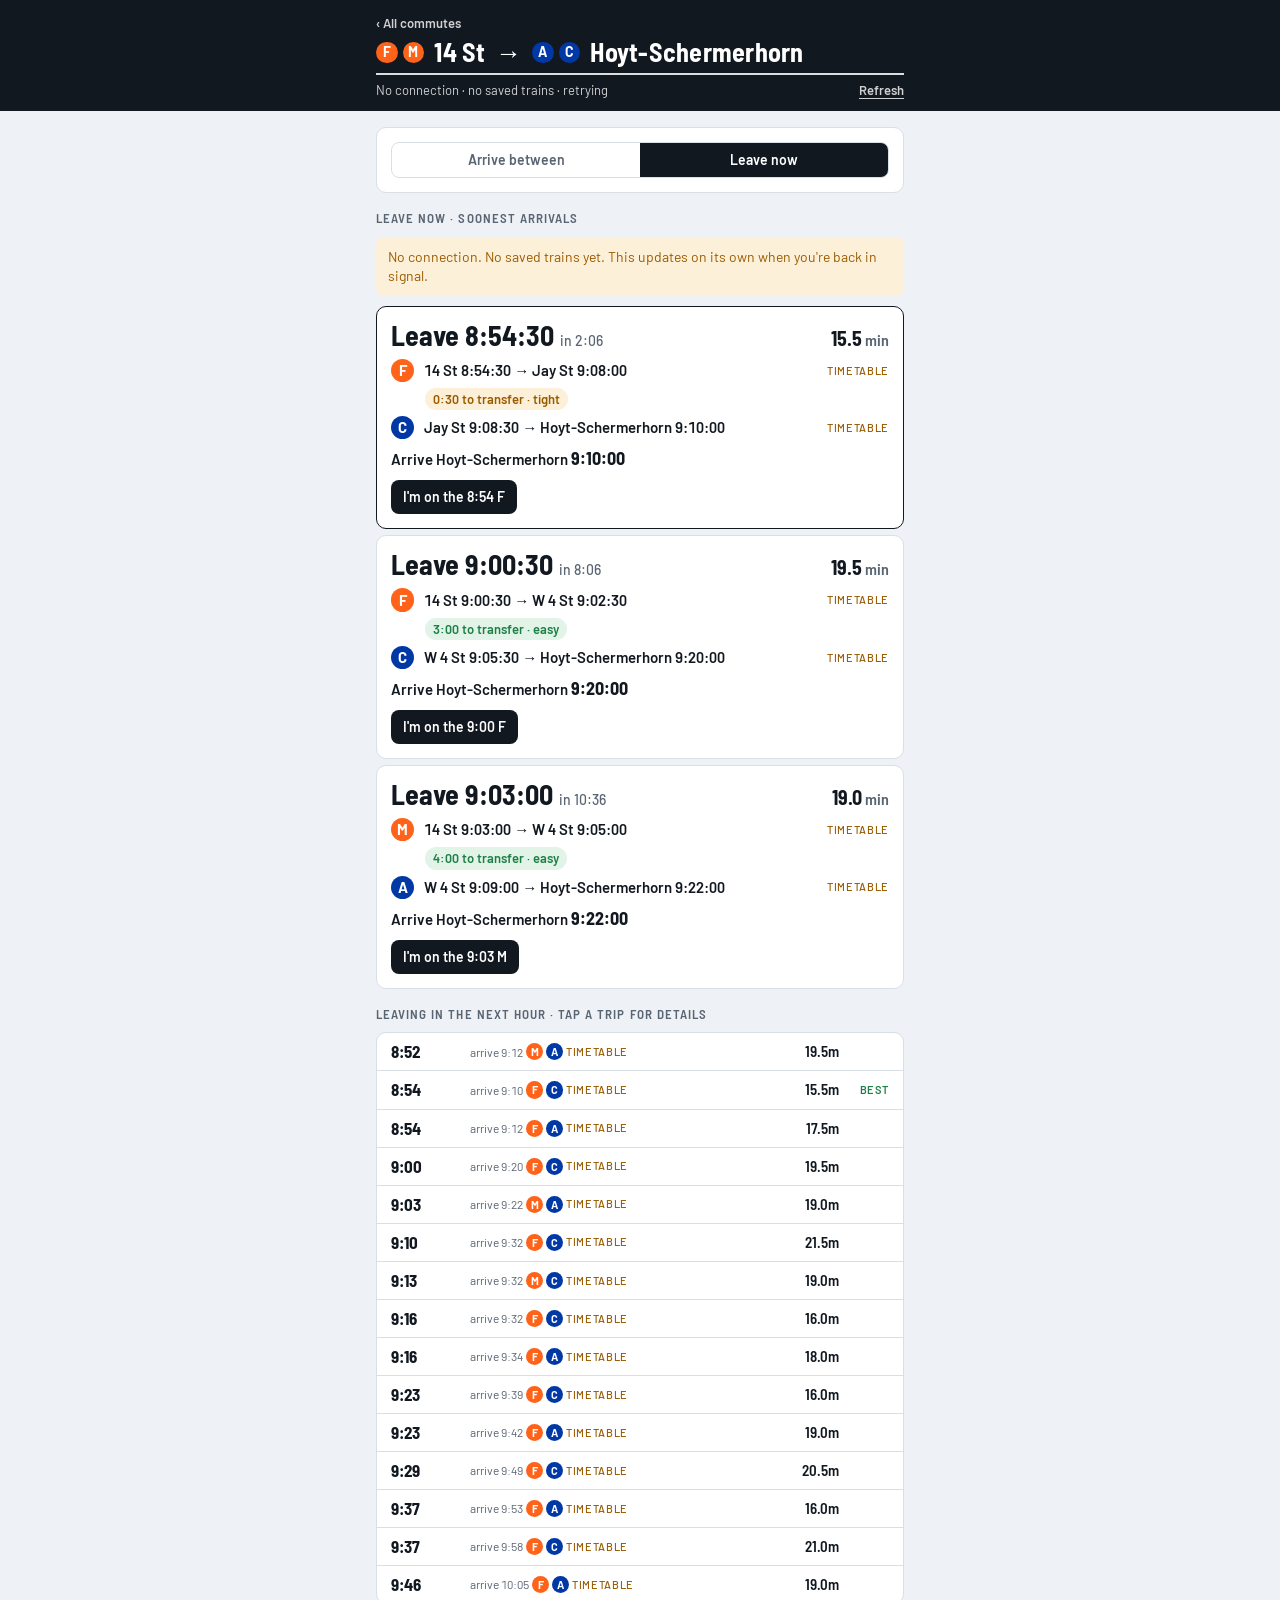
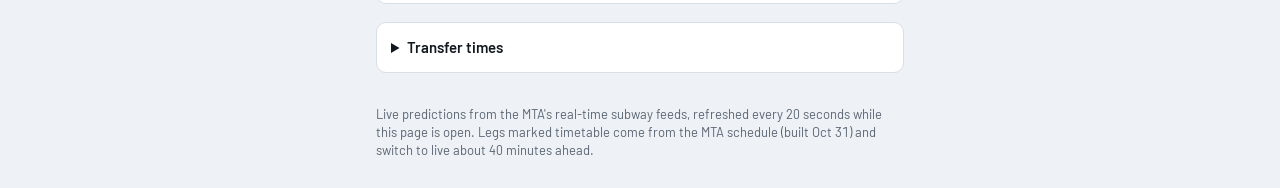
<file: 14st-to-hoyt.html>
<!doctype html>
<html lang="en">
<head>
<meta charset="utf-8">
<meta name="viewport" content="width=device-width, initial-scale=1, viewport-fit=cover">
<meta name="robots" content="noindex">
<title>14 St to Hoyt</title>
<link rel="icon" href="data:,">
<link rel="preconnect" href="https://fonts.googleapis.com">
<link rel="preconnect" href="https://fonts.gstatic.com" crossorigin>
<link rel="stylesheet" href="https://fonts.googleapis.com/css2?family=Barlow+Semi+Condensed:wght@500;600;700&family=Barlow:wght@400;500;600&display=swap">
<link rel="stylesheet" href="style.css">
</head>
<body>
<script>window.COMMUTE_ID = "14st-to-hoyt";</script>
<script src="routes.js"></script>
<script src="planner.js"></script>
<script src="app.js"></script>
</body>
</html>
</file>
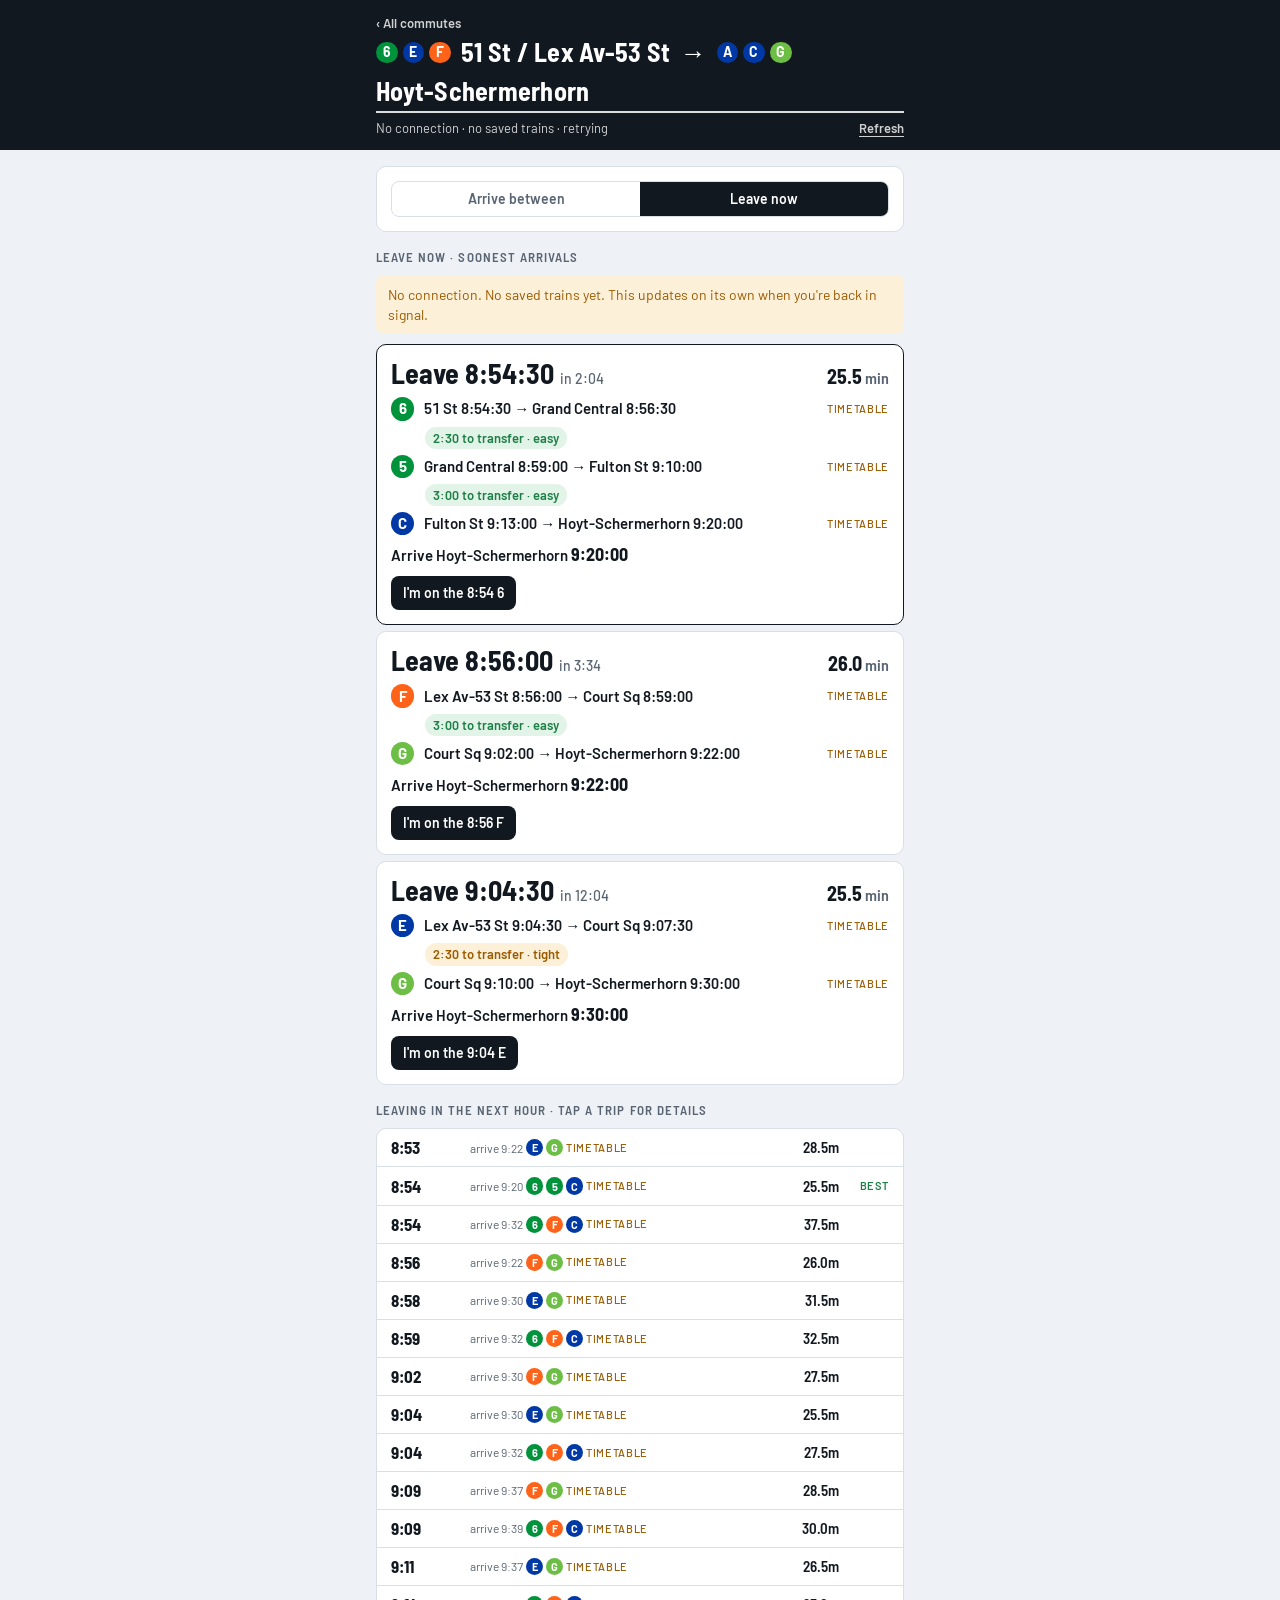
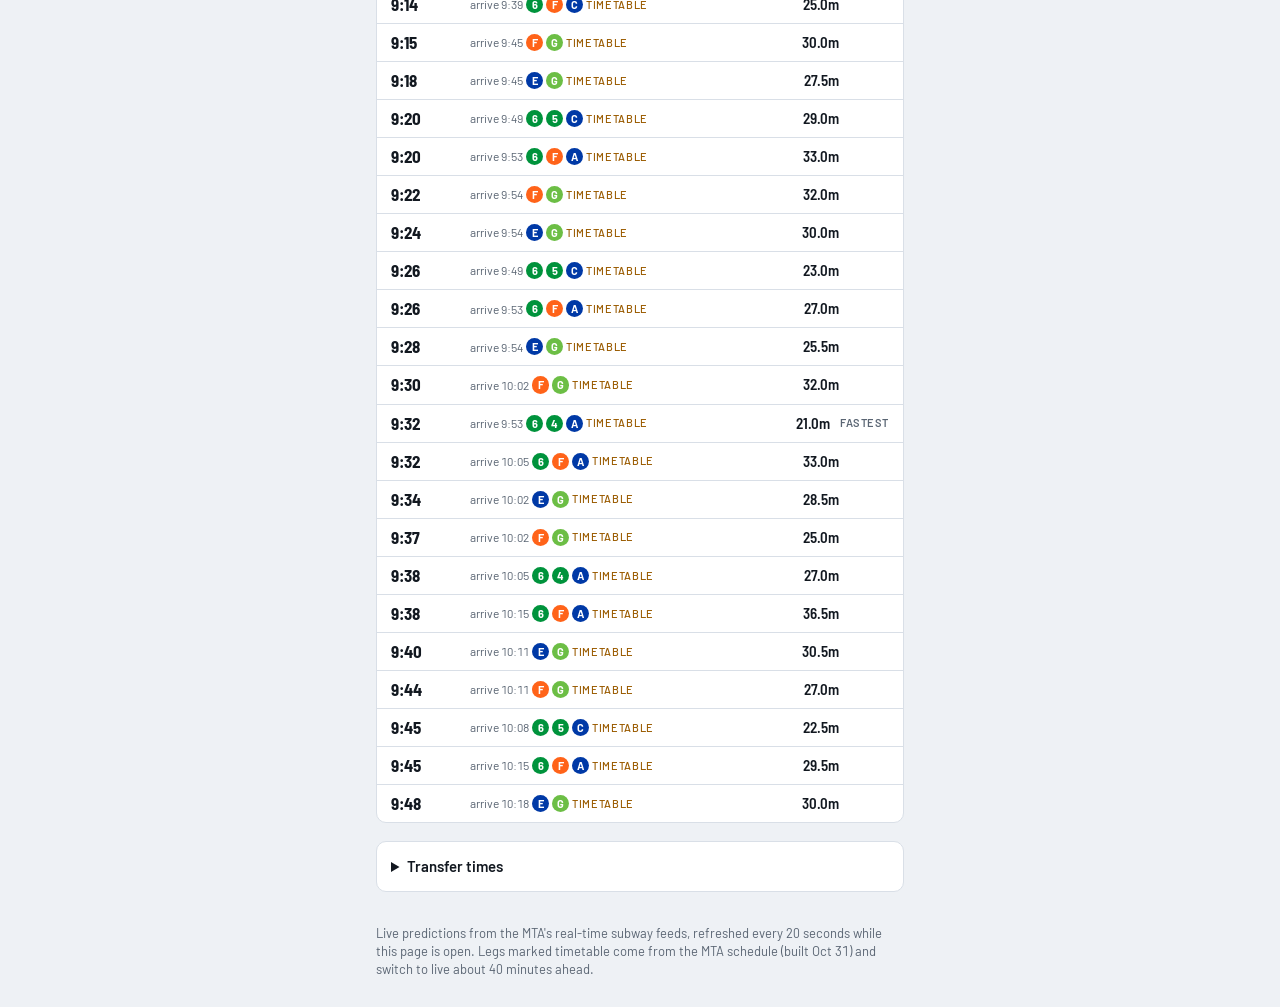
<file: 51st-lex-to-hoyt.html>
<!doctype html>
<html lang="en">
<head>
<meta charset="utf-8">
<meta name="viewport" content="width=device-width, initial-scale=1, viewport-fit=cover">
<meta name="robots" content="noindex">
<title>51 St / Lex to Hoyt</title>
<link rel="icon" href="data:,">
<link rel="preconnect" href="https://fonts.googleapis.com">
<link rel="preconnect" href="https://fonts.gstatic.com" crossorigin>
<link rel="stylesheet" href="https://fonts.googleapis.com/css2?family=Barlow+Semi+Condensed:wght@500;600;700&family=Barlow:wght@400;500;600&display=swap">
<link rel="stylesheet" href="style.css">
</head>
<body>
<script>window.COMMUTE_ID = "51st-lex-to-hoyt";</script>
<script src="routes.js"></script>
<script src="planner.js"></script>
<script src="app.js"></script>
</body>
</html>
</file>
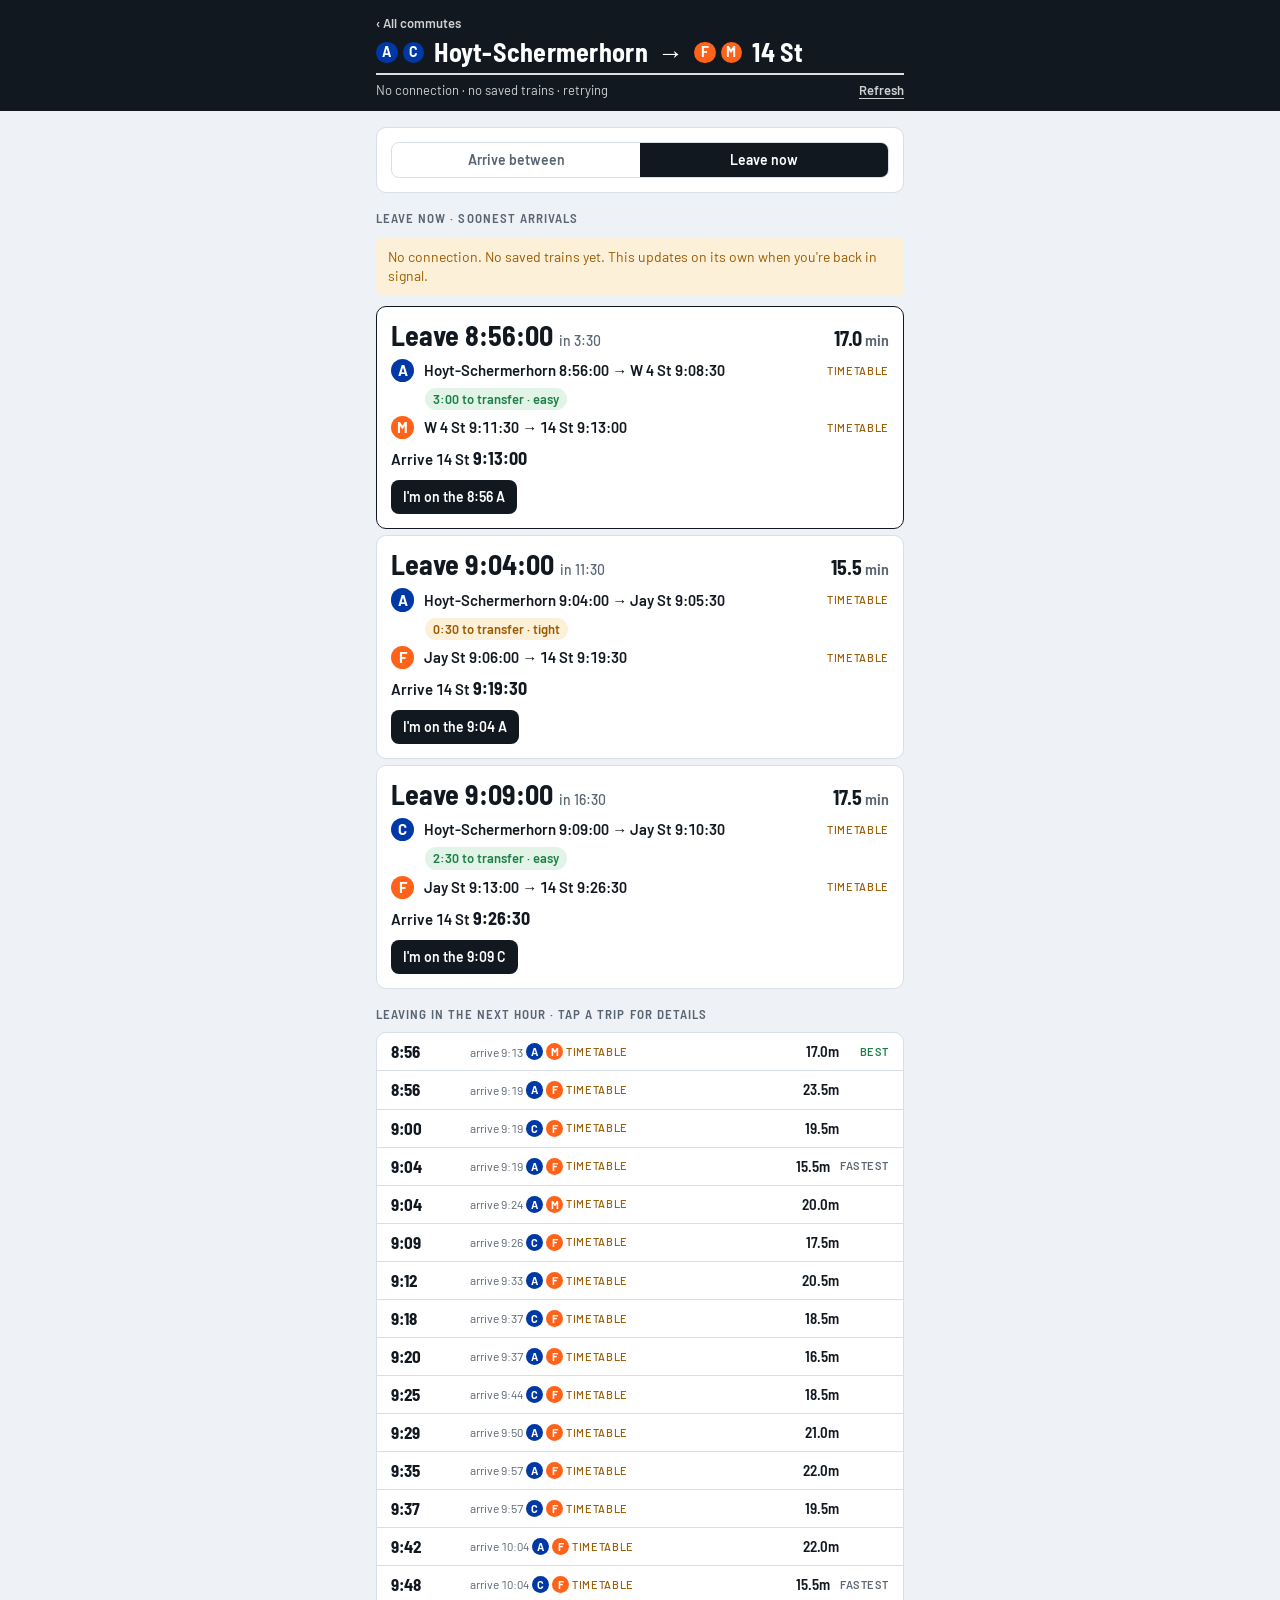
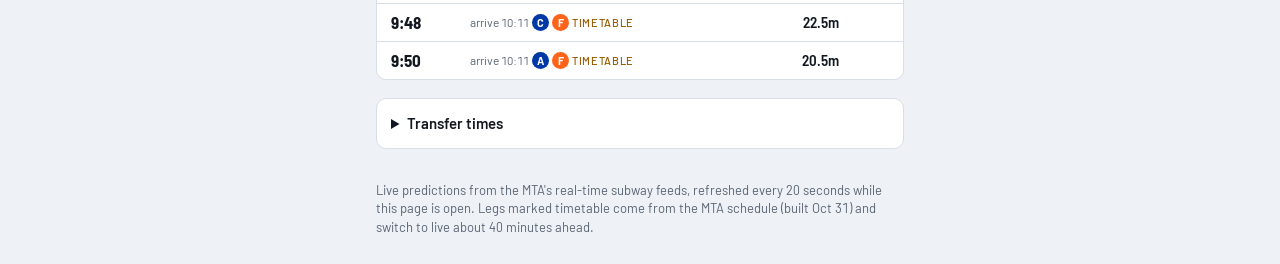
<file: hoyt-to-14st.html>
<!doctype html>
<html lang="en">
<head>
<meta charset="utf-8">
<meta name="viewport" content="width=device-width, initial-scale=1, viewport-fit=cover">
<meta name="robots" content="noindex">
<title>Hoyt to 14 St</title>
<link rel="icon" href="data:,">
<link rel="preconnect" href="https://fonts.googleapis.com">
<link rel="preconnect" href="https://fonts.gstatic.com" crossorigin>
<link rel="stylesheet" href="https://fonts.googleapis.com/css2?family=Barlow+Semi+Condensed:wght@500;600;700&family=Barlow:wght@400;500;600&display=swap">
<link rel="stylesheet" href="style.css">
</head>
<body>
<script>window.COMMUTE_ID = "hoyt-to-14st";</script>
<script src="routes.js"></script>
<script src="planner.js"></script>
<script src="app.js"></script>
</body>
</html>
</file>
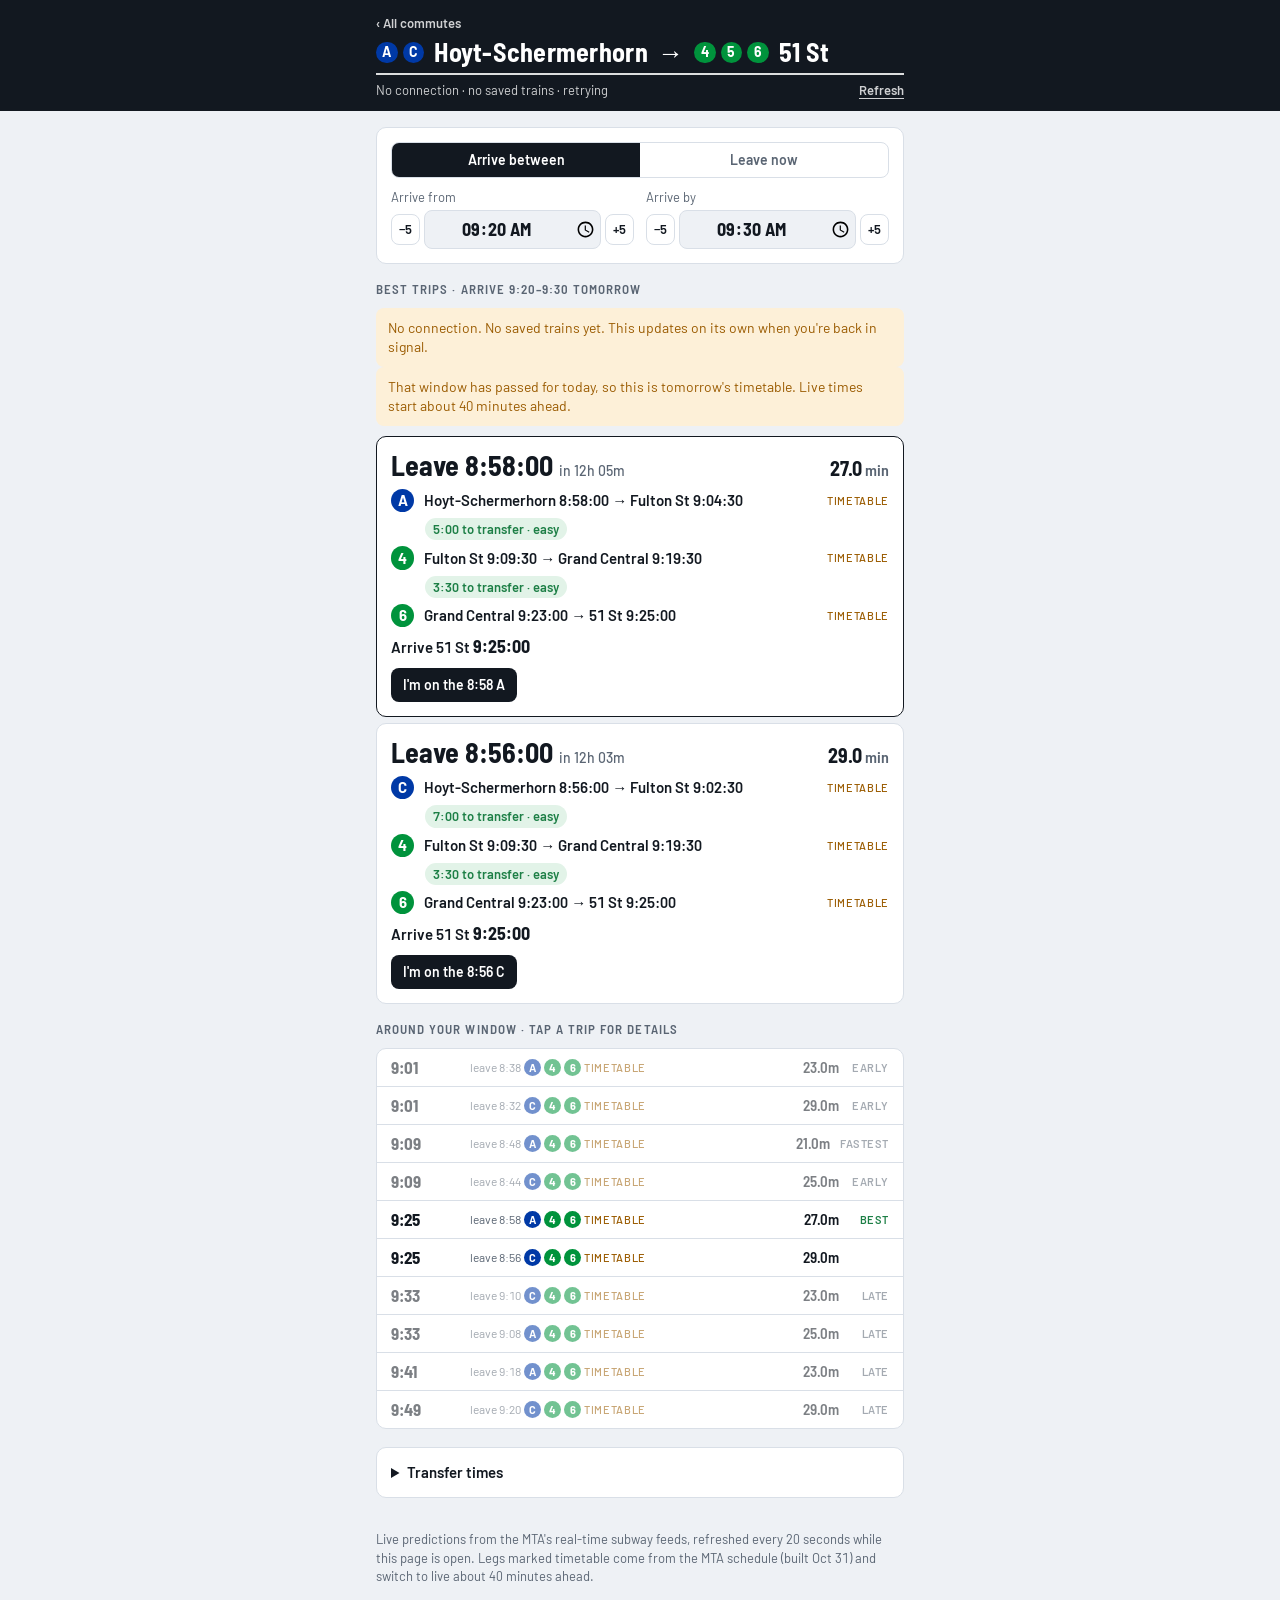
<file: hoyt-to-51st.html>
<!doctype html>
<html lang="en">
<head>
<meta charset="utf-8">
<meta name="viewport" content="width=device-width, initial-scale=1, viewport-fit=cover">
<meta name="robots" content="noindex">
<title>Hoyt to 51 St</title>
<link rel="icon" href="data:,">
<link rel="preconnect" href="https://fonts.googleapis.com">
<link rel="preconnect" href="https://fonts.gstatic.com" crossorigin>
<link rel="stylesheet" href="https://fonts.googleapis.com/css2?family=Barlow+Semi+Condensed:wght@500;600;700&family=Barlow:wght@400;500;600&display=swap">
<link rel="stylesheet" href="style.css">
</head>
<body>
<script>window.COMMUTE_ID = "hoyt-to-51st";</script>
<script src="routes.js"></script>
<script src="planner.js"></script>
<script src="app.js"></script>
</body>
</html>
</file>
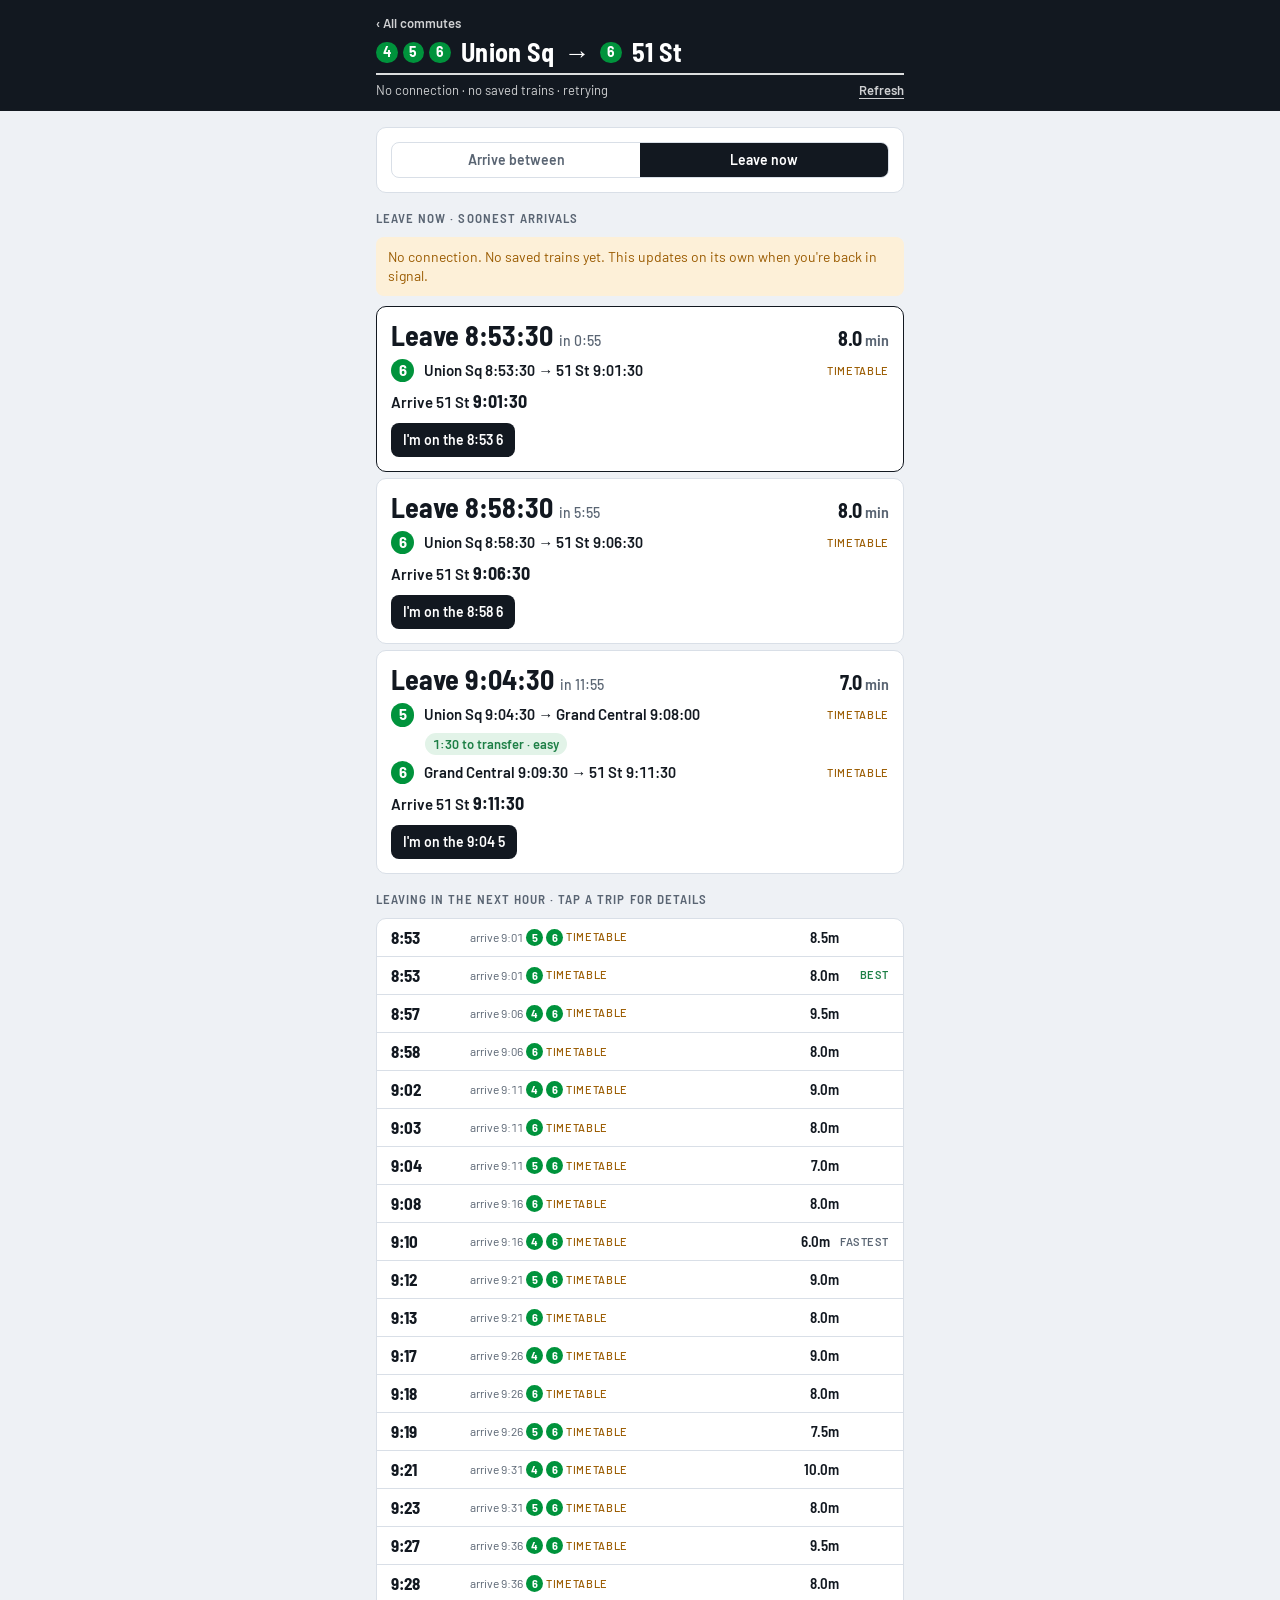
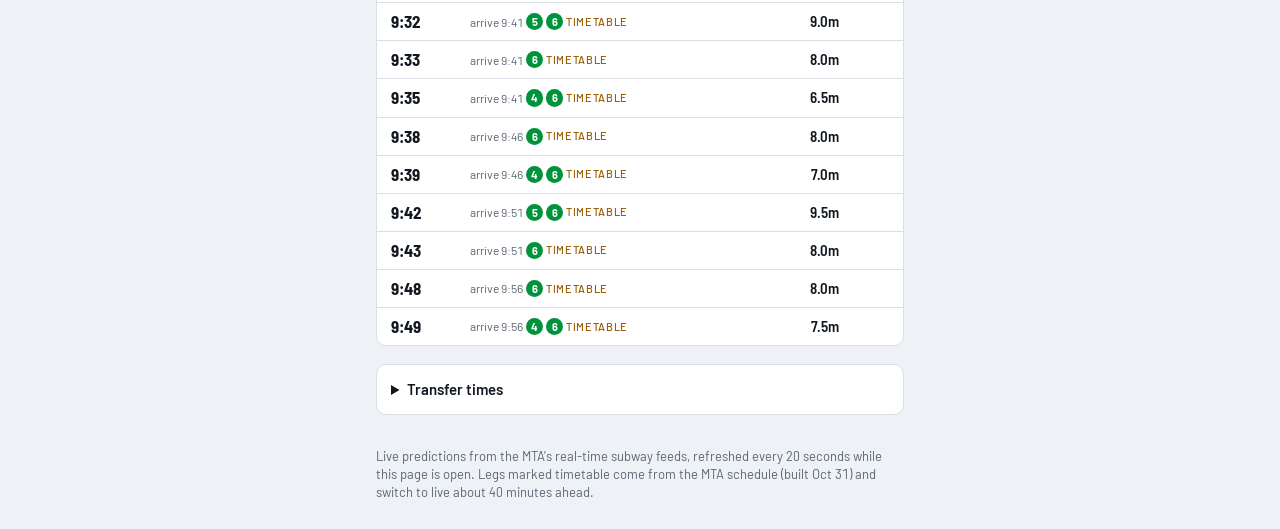
<file: union-sq-to-51st.html>
<!doctype html>
<html lang="en">
<head>
<meta charset="utf-8">
<meta name="viewport" content="width=device-width, initial-scale=1, viewport-fit=cover">
<meta name="robots" content="noindex">
<title>Union Sq to 51 St</title>
<link rel="icon" href="data:,">
<link rel="preconnect" href="https://fonts.googleapis.com">
<link rel="preconnect" href="https://fonts.gstatic.com" crossorigin>
<link rel="stylesheet" href="https://fonts.googleapis.com/css2?family=Barlow+Semi+Condensed:wght@500;600;700&family=Barlow:wght@400;500;600&display=swap">
<link rel="stylesheet" href="style.css">
</head>
<body>
<script>window.COMMUTE_ID = "union-sq-to-51st";</script>
<script src="routes.js"></script>
<script src="planner.js"></script>
<script src="app.js"></script>
</body>
</html>
</file>
<file: style.css>
/* Layout: a station-sign band on top, then one column of cards: tracker, best trips, settings. */
:root {
  --bg: #eef1f5;
  --surface: #ffffff;
  --ink: #121820;
  --muted: #5a6573;
  --line: #d9dfe7;
  --sign: #121820;
  --sign-ink: #ffffff;
  --ace: #0039a6;
  --lex: #00933c;
  --ind: #ff6319;
  --g: #6cbe45;
  --ok: #1d7f46;
  --ok-bg: #e2f3e8;
  --warn: #9a5b00;
  --warn-bg: #fdf0d8;
  --bad: #b3261e;
  --bad-bg: #fbe3e1;
  --display: "Barlow Semi Condensed", "Arial Narrow", "Helvetica Neue", Arial, sans-serif;
  --body: "Barlow", "Helvetica Neue", Arial, sans-serif;
  color-scheme: light;
}
@media (prefers-color-scheme: dark) {
  :root:not([data-theme="light"]) {
    --bg: #0c1015; --surface: #151b23; --ink: #e7ecf2; --muted: #93a0ae; --line: #28313c;
    --sign: #000000; --sign-ink: #ffffff;
    --ok: #4cc27a; --ok-bg: #15301f; --warn: #e6a73a; --warn-bg: #33270f; --bad: #f2776f; --bad-bg: #3a1a18;
    color-scheme: dark;
  }
}
:root[data-theme="dark"] {
  --bg: #0c1015; --surface: #151b23; --ink: #e7ecf2; --muted: #93a0ae; --line: #28313c;
  --sign: #000000; --sign-ink: #ffffff;
  --ok: #4cc27a; --ok-bg: #15301f; --warn: #e6a73a; --warn-bg: #33270f; --bad: #f2776f; --bad-bg: #3a1a18;
  color-scheme: dark;
}
* { box-sizing: border-box; }
[hidden] { display: none !important; }
html, body { margin: 0; }
body {
  background: var(--bg);
  color: var(--ink);
  font: 15px/1.4 var(--body);
  font-variant-numeric: tabular-nums;
  padding-bottom: env(safe-area-inset-bottom, 0px);
}
.wrap {
  max-width: 560px;
  margin: 0 auto;
  padding-left: max(16px, env(safe-area-inset-left, 0px));
  padding-right: max(16px, env(safe-area-inset-right, 0px));
}
header.sign {
  background: var(--sign);
  color: var(--sign-ink);
  padding-top: env(safe-area-inset-top, 0px);
}
header.sign .wrap { padding-block: 14px 12px; display: grid; gap: 6px; }
header.sign .rule { height: 2px; background: var(--sign-ink); opacity: .85; }
.sign-title {
  font: 700 26px/1.1 var(--display);
  letter-spacing: .01em;
  display: flex; align-items: center; gap: 10px; flex-wrap: wrap;
  margin: 0;
}
.sign-routes { display: flex; gap: 5px; }
.status { font-size: 13px; color: var(--sign-ink); opacity: .8; display: flex; justify-content: space-between; gap: 8px; flex-wrap: wrap; }
.status button { all: unset; cursor: pointer; font-weight: 600; text-decoration: underline; text-underline-offset: 3px; }
.status button[disabled] { opacity: .5; cursor: default; }
.status button:focus-visible { outline: 2px solid var(--sign-ink); outline-offset: 2px; }
main.wrap { display: grid; gap: 18px; padding-block: 16px 32px; }
section { display: grid; gap: 10px; min-width: 0; }
h2 {
  font: 600 13px/1.2 var(--display);
  letter-spacing: .08em;
  text-transform: uppercase;
  color: var(--muted);
  margin: 0;
}
.card {
  background: var(--surface);
  border: 1px solid var(--line);
  border-radius: 10px;
  padding: 14px;
  display: grid;
  gap: 10px;
  min-width: 0;
}
.card.best { border-color: var(--ink); }
.bullet {
  display: inline-grid; place-items: center;
  width: 1.55em; height: 1.55em; border-radius: 50%;
  font: 700 15px/1 var(--body);
  color: #fff;
  flex: none;
}
.bullet.ace { background: var(--ace); }
.bullet.lex { background: var(--lex); }
.bullet.ind { background: var(--ind); }
.bullet.g { background: var(--g); }
.sign .bullet { font-size: 14px; }
.headline { display: flex; justify-content: space-between; align-items: baseline; gap: 12px; flex-wrap: wrap; }
.leave { font: 700 28px/1 var(--display); }
.leave small { font: 500 14px/1 var(--body); color: var(--muted); margin-left: 6px; }
.travel { font: 600 16px/1 var(--display); color: var(--muted); }
.travel b { color: var(--ink); font-size: 20px; }
.legs { display: grid; gap: 6px; }
.leg { display: grid; grid-template-columns: auto 1fr auto; align-items: center; gap: 10px; min-width: 0; }
.leg .where { min-width: 0; }
.leg .where div:first-child { font-weight: 600; }
.leg .where div + div { font-size: 13px; color: var(--muted); }
.src { font-size: 11px; font-weight: 500; letter-spacing: .06em; text-transform: uppercase; color: var(--muted); }
.src.sched { color: var(--warn); }
.xfer { margin-left: 34px; }
.chip {
  display: inline-flex; align-items: center; gap: 6px;
  font-size: 13px; font-weight: 600;
  padding: 2px 8px; border-radius: 999px;
}
.chip.easy { background: var(--ok-bg); color: var(--ok); }
.chip.tight { background: var(--warn-bg); color: var(--warn); }
.chip.sprint { background: var(--bad-bg); color: var(--bad); }
.arrive { font-weight: 600; }
.arrive b { font: 700 18px/1 var(--display); }
button.act {
  font: 600 14px/1 var(--body);
  color: var(--surface); background: var(--ink);
  border: 0; border-radius: 8px; padding: 10px 12px;
  cursor: pointer; justify-self: start;
}
button.ghost {
  font: 600 13px/1 var(--body); color: var(--ink); background: transparent;
  border: 1px solid var(--line); border-radius: 8px; padding: 8px 10px; cursor: pointer;
}
button:focus-visible, input:focus-visible, summary:focus-visible { outline: 2px solid var(--ace); outline-offset: 2px; }
.options { display: grid; gap: 0; border-top: 1px solid var(--line); }
.option {
  all: unset; box-sizing: border-box; cursor: pointer;
  display: grid; grid-template-columns: auto 1fr auto; gap: 10px; align-items: center;
  padding: 10px 2px; border-bottom: 1px solid var(--line);
}
.option:focus-visible { outline: 2px solid var(--ace); outline-offset: -2px; }
.option.chosen { background: var(--bg); }
.option .when { font: 700 18px/1 var(--display); }
.option .then { font-size: 13px; color: var(--muted); text-align: right; }
.option .then b { color: var(--ink); font: 700 16px/1 var(--display); }
.note { font-size: 13px; color: var(--muted); margin: 0; }
.alert { font-size: 14px; padding: 10px 12px; border-radius: 8px; background: var(--warn-bg); color: var(--warn); }
.alert.error { background: var(--bad-bg); color: var(--bad); }
.track-head { display: flex; justify-content: space-between; align-items: center; gap: 10px; }
.track-head h3 { margin: 0; font: 700 20px/1.1 var(--display); display: flex; gap: 8px; align-items: center; }
.big-eta { font: 700 22px/1.1 var(--display); }
.sub { font-size: 13px; color: var(--muted); }
details.card summary { cursor: pointer; font-weight: 600; }
.fields { display: grid; grid-template-columns: repeat(2, minmax(0, 1fr)); gap: 12px; }
.fields label { display: grid; gap: 4px; font-size: 13px; color: var(--muted); }
.fields input {
  font: 500 16px/1.2 var(--body); color: var(--ink); background: var(--bg);
  border: 1px solid var(--line); border-radius: 8px; padding: 8px 10px; width: 100%;
}
.window { display: grid; grid-template-columns: repeat(2, minmax(0, 1fr)); gap: 12px; }
.modes { display: grid; grid-template-columns: 1fr 1fr; border: 1px solid var(--line); border-radius: 8px; overflow: hidden; }
.modes button {
  all: unset; box-sizing: border-box; cursor: pointer; text-align: center;
  font: 600 14px/1 var(--body); padding: 10px 8px; color: var(--muted);
}
.modes button[aria-pressed="true"] { background: var(--ink); color: var(--surface); }
.modes button:focus-visible { outline: 2px solid var(--ace); outline-offset: -2px; }
.home-link { color: inherit; text-decoration: none; font-size: 13px; font-weight: 600; opacity: .8; }
.home-link:hover { text-decoration: underline; }
.routes-list { display: grid; gap: 10px; }
.route-link {
  display: grid; gap: 6px; text-decoration: none; color: var(--ink);
  background: var(--surface); border: 1px solid var(--line); border-radius: 10px; padding: 14px;
}
.route-link:hover { border-color: var(--ink); }
.route-link:focus-visible { outline: 2px solid var(--ace); outline-offset: 2px; }
.route-link .line { display: flex; align-items: center; gap: 8px; flex-wrap: wrap; font: 700 20px/1.15 var(--display); }
.window-end { display: grid; gap: 4px; min-width: 0; }
.window-end label { font-size: 13px; color: var(--muted); }
.stepper { display: grid; grid-template-columns: auto minmax(0, 1fr) auto; gap: 4px; align-items: center; }
.stepper input {
  font: 700 18px/1.2 var(--display); color: var(--ink); background: var(--bg); text-align: center;
  border: 1px solid var(--line); border-radius: 8px; padding: 6px 2px; width: 100%; min-width: 0;
}
.stepper .ghost { padding: 8px 7px; }
@media (max-width: 480px) {
  .window { grid-template-columns: minmax(0, 1fr); }
  .window-end { grid-template-columns: 5.5em minmax(0, 1fr); align-items: center; }
}
.nearby { padding: 0; gap: 0; overflow: hidden; }
.nearby details { border-bottom: 1px solid var(--line); }
.nearby details:last-child { border-bottom: 0; }
.nearby summary {
  list-style: none; cursor: pointer;
  display: grid; grid-template-columns: 4.6em 1fr auto auto; gap: 10px; align-items: center;
  padding: 10px 14px;
}
.nearby summary::-webkit-details-marker { display: none; }
.nearby summary .t { font: 700 17px/1 var(--display); }
.nearby summary .routes { display: flex; flex-wrap: wrap; gap: 3px; align-items: center; min-width: 0; font-size: 12px; color: var(--muted); }
.nearby summary .routes .bullet { font-size: 11px; }
.nearby summary .dur { font: 600 15px/1 var(--display); text-align: right; }
.nearby summary .tag { font-size: 11px; font-weight: 600; letter-spacing: .05em; text-transform: uppercase; color: var(--muted); min-width: 3.6em; text-align: right; }
.nearby .outside summary { opacity: .55; }
.nearby .top summary .tag { color: var(--ok); }
.nearby details[open] summary { background: var(--bg); }
.nearby details > .card { border: 0; border-radius: 0; border-top: 1px solid var(--line); }
footer.wrap { padding-block: 0 28px; }
@media (prefers-reduced-motion: no-preference) {
  .card { transition: border-color .2s; }
}
</file>
